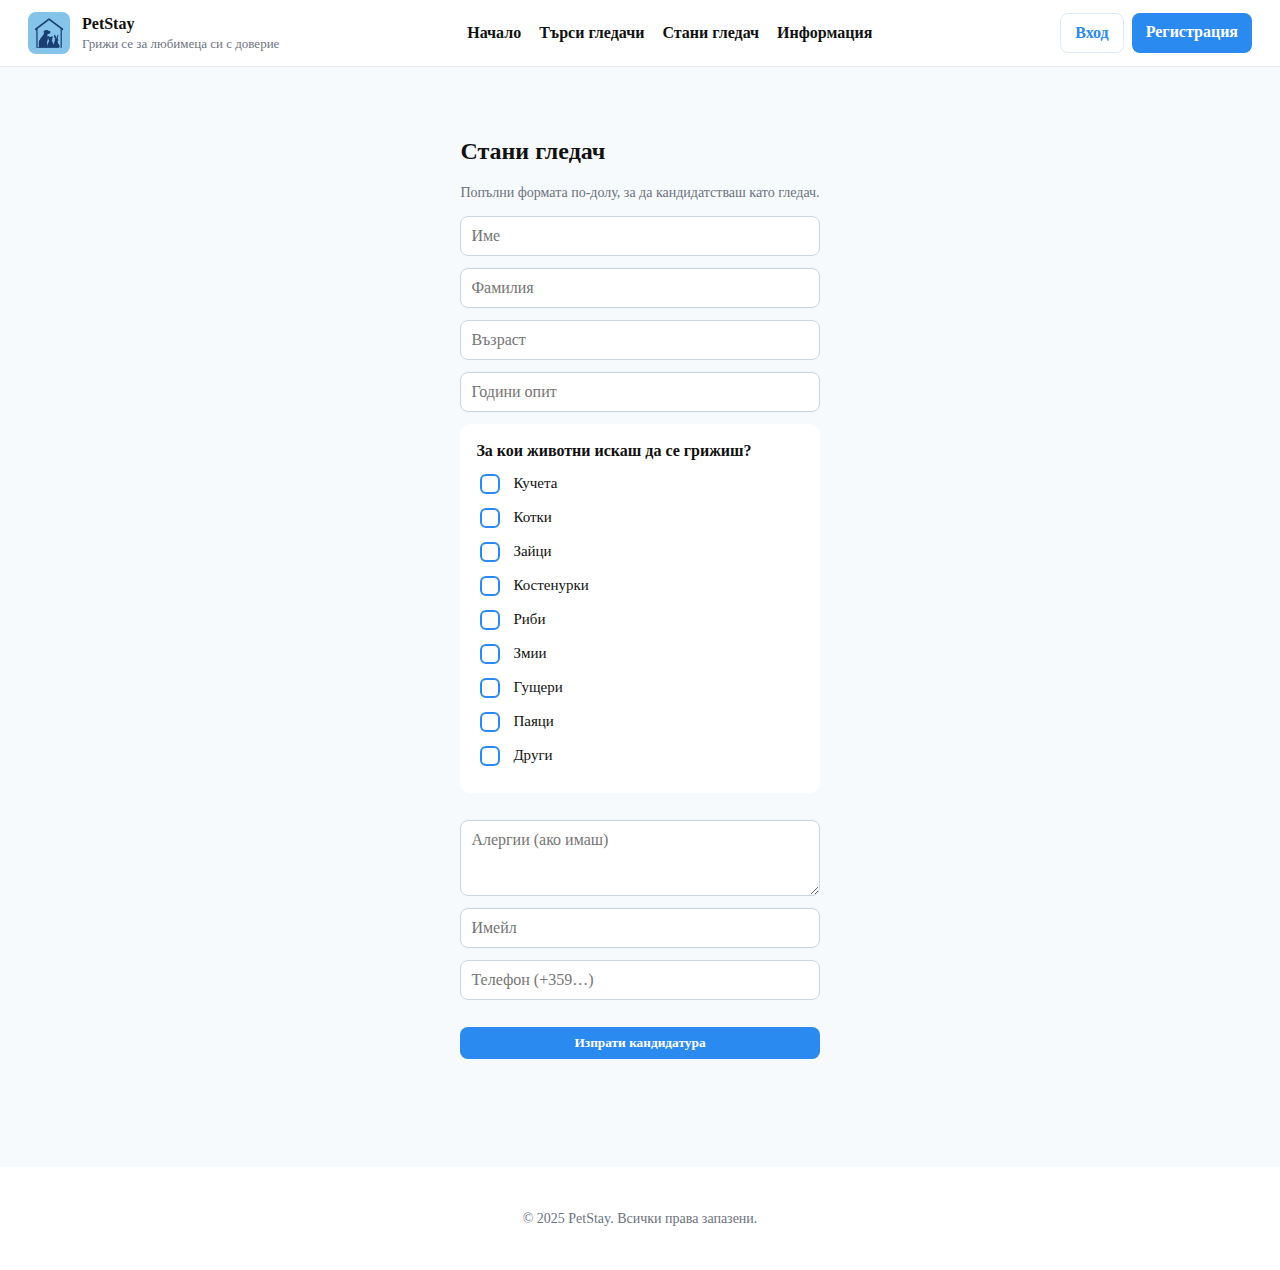
<file: becomeSitter.html>
<!DOCTYPE html>
<html lang="bg">
<head>
  <meta charset="UTF-8">
  <meta name="viewport" content="width=device-width, initial-scale=1.0">
  <title>Стани гледач — PetStay</title>
  <link rel="preconnect" href="https://fonts.googleapis.com">
  <link rel="preconnect" href="https://fonts.gstatic.com" crossorigin>
  <link href="https://fonts.googleapis.com/css2?family=Inter:wght@300;400;600;700&display=swap" rel="stylesheet">
  <link rel="stylesheet" href="style.css">
</head>
<body>

<header>
  <div class="topbar">
    
    <!-- Лого + Текст -->
    <div class="brand">
      <div class="logo">
        <img src="logo PetStay.png" alt="PetStay Logo" style="width:100%; height:100%; object-fit:contain; border-radius:8px;">
      </div>
      <div>
        <div style="font-weight:700">PetStay</div>
        <div class="muted" style="font-size:13px">Грижи се за любимеца си с доверие</div>
      </div>
    </div>

    <nav class="center-nav">
      <ul>
        <li><a href="index.html">Начало</a></li>
        <li><a href="findSitter.html">Търси гледачи</a></li>
        <li><a href="becomeSitter.html">Стани гледач</a></li>
        <li><a href="information.html">Информация</a></li>
      </ul>
    </nav>

    <div class="cta">
      <a href="login.html" class="btn secondary">Вход</a>
      <a href="registration.html" class="btn">Регистрация</a>
    </div>
  </div>
</header>

<main class="container">
  <section class="section">
    <h2>Стани гледач</h2>
    <p class="muted">Попълни формата по-долу, за да кандидатстваш като гледач.</p>

    <form action="#" method="post" class="sitter-form">
      <input type="text" name="first_name" placeholder="Име" required class="rounded-input">
      <input type="text" name="last_name" placeholder="Фамилия" required class="rounded-input">
      <input type="number" name="age" placeholder="Възраст" min="18" required class="rounded-input">
      <input type="number" name="experience" placeholder="Години опит" min="0" required class="rounded-input">

      <div class="checkbox-group">
        <div style="font-weight:600;margin-bottom:8px;">За кои животни искаш да се грижиш?</div>

        <label class="checkbox-wrapper">
          <input type="checkbox" name="animals" value="dogs"> Кучета
        </label>
        <label class="checkbox-wrapper">
          <input type="checkbox" name="animals" value="cats"> Котки
        </label>
        <label class="checkbox-wrapper">
          <input type="checkbox" name="animals" value="rabbits"> Зайци
        </label>
        <label class="checkbox-wrapper">
          <input type="checkbox" name="animals" value="turtles"> Костенурки
        </label>
        <label class="checkbox-wrapper">
          <input type="checkbox" name="animals" value="fish"> Риби
        </label>
        <label class="checkbox-wrapper">
          <input type="checkbox" name="animals" value="reptiles"> Змии
        </label>
        <label class="checkbox-wrapper">
          <input type="checkbox" name="animals" value="reptiles"> Гущери
        </label>
        <label class="checkbox-wrapper">
          <input type="checkbox" name="animals" value="fish"> Паяци
        </label>
        <label class="checkbox-wrapper">
          <input type="checkbox" name="animals" value="other"> Други
        </label>
      </div>

      <textarea name="allergies" placeholder="Алергии (ако имаш)" rows="3" class="rounded-input"></textarea>

      <input type="email" name="email" placeholder="Имейл" required class="rounded-input">
      <input type="tel"
             name="phone"
             placeholder="Телефон (+359…)"
             pattern="^\+359[0-9]{8,9}$"
             title="Телефонът трябва да започва с +359 и да съдържа 8–9 цифри след това."
             required
             class="rounded-input">

      <button type="submit" class="btn" style="margin-top:15px;">Изпрати кандидатура</button>
    </form>
  </section>
</main>

<footer>
  <p>&copy; 2025 PetStay. Всички права запазени.</p>
</footer>

</body>
</html>
</file>
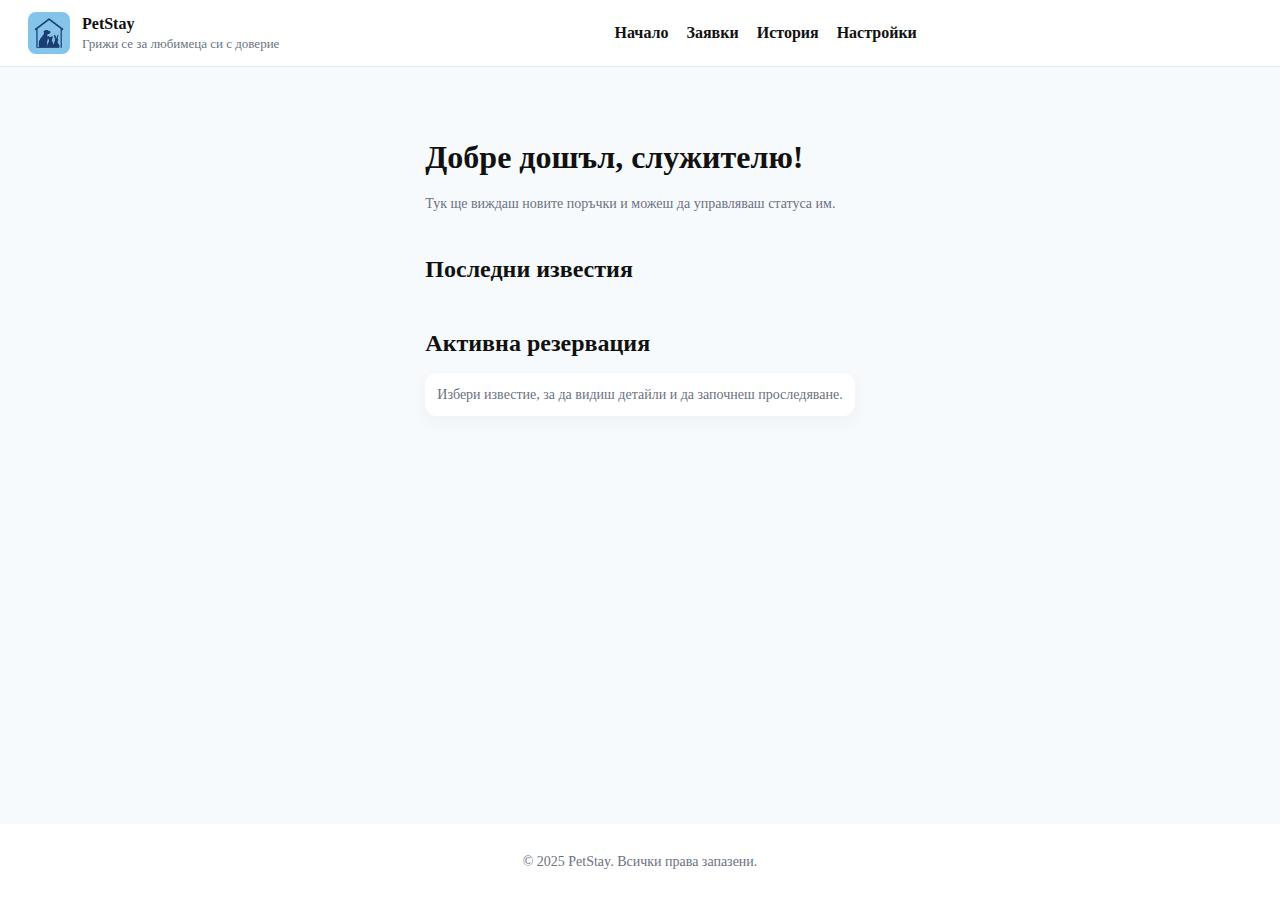
<file: employeeHome.html>
<!doctype html>
<html lang="bg">
<head>
  <meta charset="utf-8" />
  <meta name="viewport" content="width=device-width,initial-scale=1" />
  <title>PetStay — Профил (Служител)</title>
  <link rel="stylesheet" href="style.css">
</head>
<body>
<header>
  <div class="topbar">
    <div class="brand">
      <div class="logo"><img src="logo PetStay.png" alt="logo" style="width:100%;height:100%;object-fit:contain;border-radius:8px"></div>
      <div><div style="font-weight:700">PetStay</div><div class="muted" style="font-size:13px">Грижи се за любимеца си с доверие</div></div>
    </div>

    <nav class="center-nav">
      <ul>
        <li><a href="employeeHome.html">Начало</a></li>
        <li><a href="employeeProfile.html">Заявки</a></li>
        <li><a href="employeeProfile.html#history">История</a></li>
        <li><a href="employeeProfile.html#settings">Настройки</a></li>
      </ul>
    </nav>

    <div class="cta" id="navRole"></div>
  </div>
</header>

<main class="container">
  <section class="section">
    <h1>Добре дошъл, служителю!</h1>
    <p class="muted">Тук ще виждаш новите поръчки и можеш да управляваш статуса им.</p>
  </section>

  <section class="section">
    <h2>Последни известия</h2>
    <div id="employeeNotifications"></div>
  </section>

  <section class="section" id="activeReservation">
    <h2>Активна резервация</h2>
    <div class="card muted" style="padding:12px">Избери известие, за да видиш детайли и да започнеш проследяване.</div>
  </section>
</main>

<footer>© 2025 PetStay. Всички права запазени.</footer>

<script src="new.js"></script>
<script>
  // set role if not set
  if(!localStorage.getItem('petstay_role')){
    localStorage.setItem('petstay_role','employee');
  }
  initNavRoleButtons();
  initEmployeeProfilePage();

  // if opened with reservationId param, show quick details
  const qp = new URLSearchParams(window.location.search);
  const resId = qp.get('reservationId');
  if(resId){
    // open tracking page or show details
    const reservations = JSON.parse(localStorage.getItem('petstay_reservations') || '[]');
    const r = reservations.find(x => String(x.id) === String(resId));
    if(r){
      document.getElementById('activeReservation').innerHTML = `
        <div class="card" style="padding:12px">
          <div style="display:flex;justify-content:space-between;align-items:center">
            <div>
              <div style="font-weight:700">Резервация: ${r.date} — ${r.serviceType}</div>
              <div class="muted">Клиент: ${r.userEmail}</div>
            </div>
            <div style="display:flex;flex-direction:column;gap:8px">
              <a class="btn" href="tracking.html?reservationId=${r.id}">Започни проследяване</a>
              <button class="btn secondary" onclick="document.location.reload()">Маркирай завършено</button>
            </div>
          </div>
        </div>
      `;
    }
  }
</script>
</body>
</html>
</file>
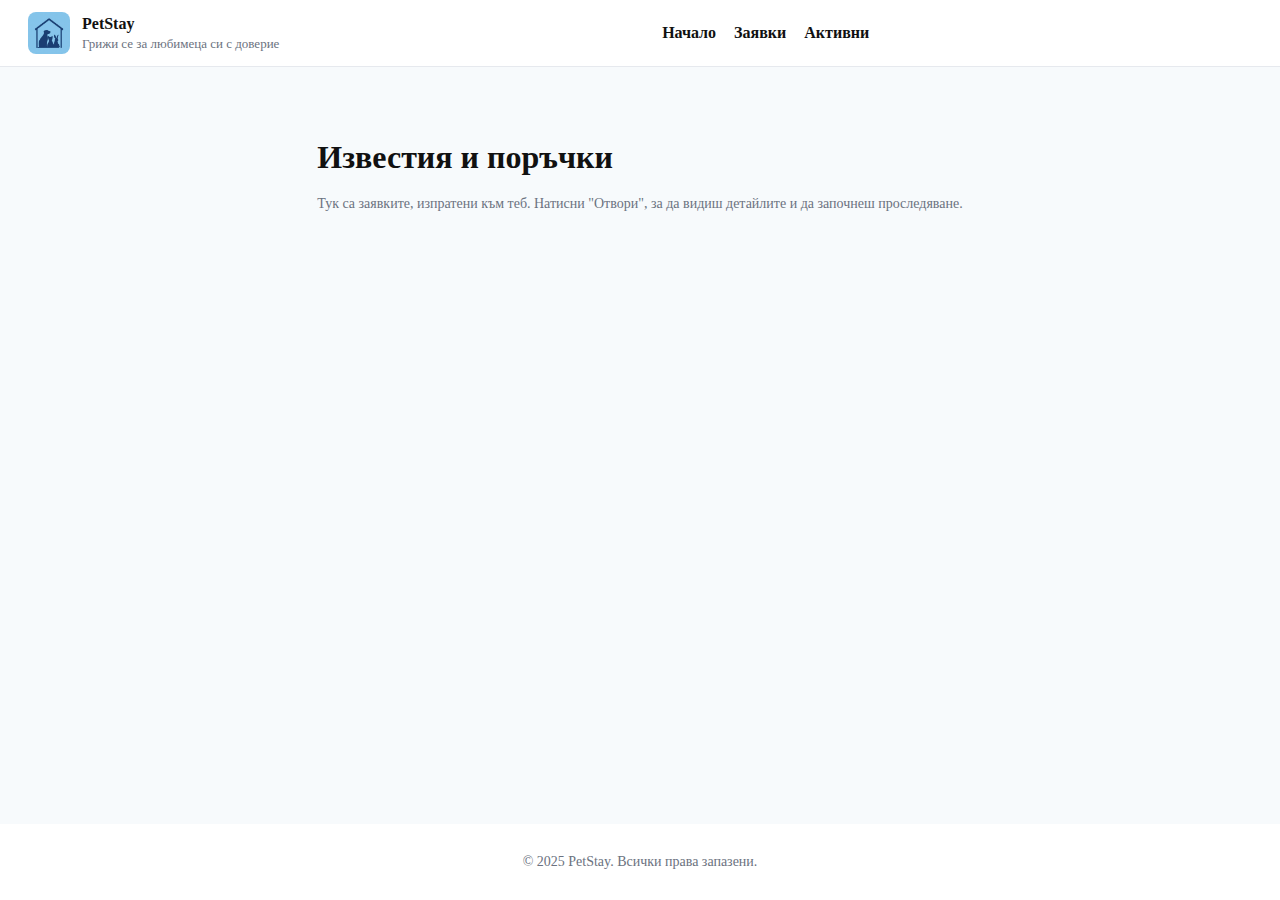
<file: employeeProfile.html>
<!doctype html>
<html lang="bg">
<head>
  <meta charset="utf-8" />
  <meta name="viewport" content="width=device-width,initial-scale=1" />
  <title>Заявки — PetStay (Служител)</title>
  <link rel="stylesheet" href="style.css">
</head>
<body>
<header>
  <div class="topbar">
    <div class="brand">
      <div class="logo"><img src="logo PetStay.png" alt="logo" style="width:100%;height:100%;object-fit:contain;border-radius:8px"></div>
      <div><div style="font-weight:700">PetStay</div><div class="muted" style="font-size:13px">Грижи се за любимеца си с доверие</div></div>
    </div>

    <nav class="center-nav">
      <ul>
        <li><a href="employeeHome.html">Начало</a></li>
        <li><a href="employeeProfile.html">Заявки</a></li>
        <li><a href="employeeHome.html#activeReservation">Активни</a></li>
      </ul>
    </nav>

    <div class="cta" id="navRole"></div>
  </div>
</header>

<main class="container">
  <section class="section">
    <h1>Известия и поръчки</h1>
    <p class="muted">Тук са заявките, изпратени към теб. Натисни "Отвори", за да видиш детайлите и да започнеш проследяване.</p>
  </section>

  <section>
    <div id="employeeNotifications"></div>
  </section>
</main>

<footer>© 2025 PetStay. Всички права запазени.</footer>

<script src="new.js"></script>
<script>
  // ensure role
  if(!localStorage.getItem('petstay_role')){
    localStorage.setItem('petstay_role','employee');
  }
  initNavRoleButtons();
  initEmployeeProfilePage();
</script>
</body>
</html>
</file>
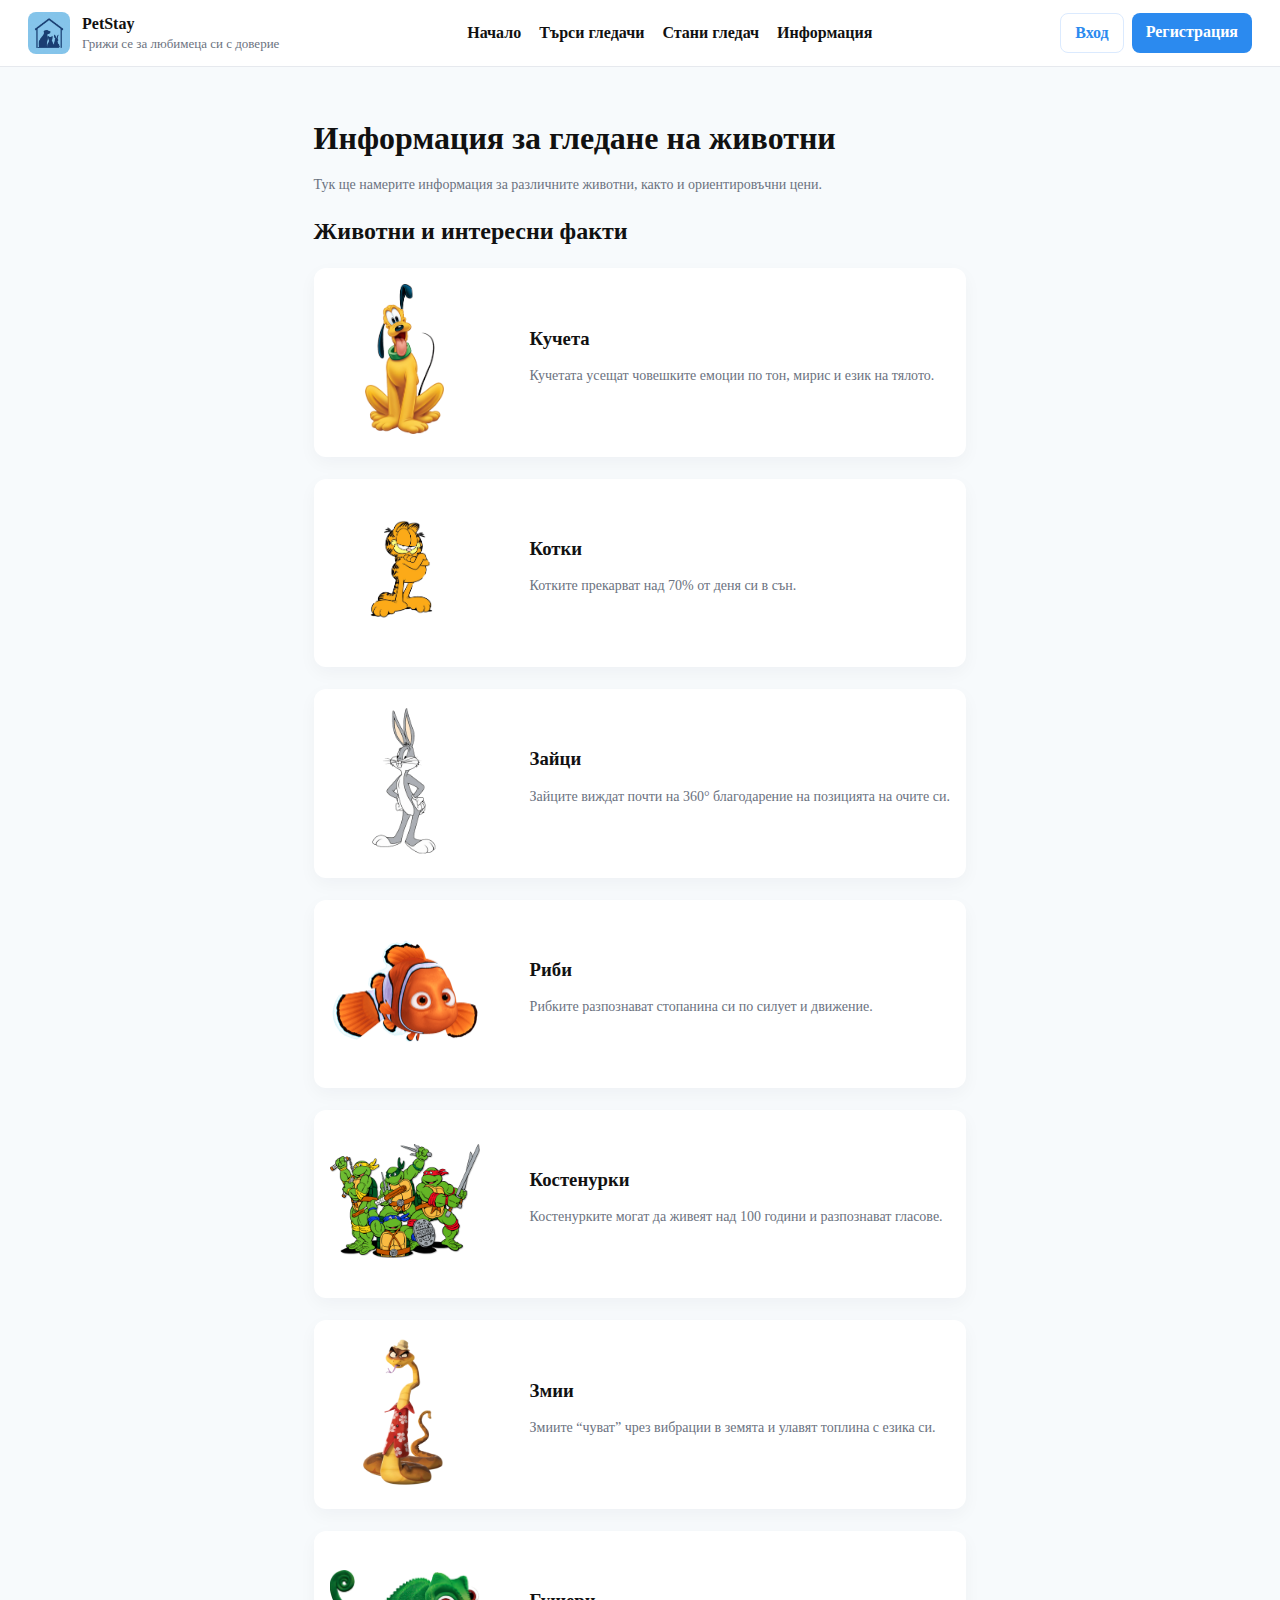
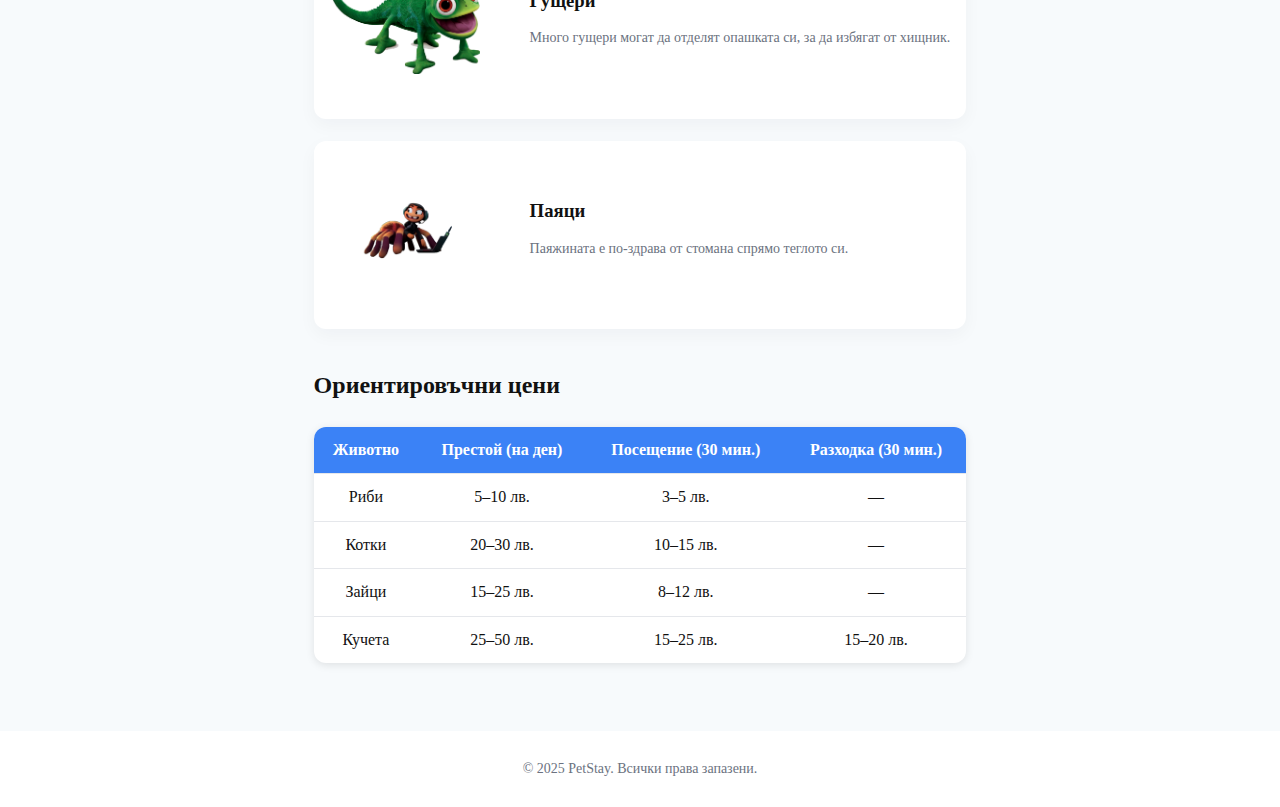
<file: information.html>
<!doctype html>
<html lang="bg">
<head>
<meta charset="utf-8">
<meta name="viewport" content="width=device-width,initial-scale=1">
<title>Информация — PetStay</title>
<link rel="stylesheet" href="style.css">
</head>

<body>

<header>
  <div class="topbar">
    
    <!-- Лого + Текст -->
    <div class="brand">
      <div class="logo">
        <img src="logo PetStay.png" alt="PetStay Logo" style="width:100%; height:100%; object-fit:contain; border-radius:8px;">
      </div>
      <div>
        <div style="font-weight:700">PetStay</div>
        <div class="muted" style="font-size:13px">Грижи се за любимеца си с доверие</div>
      </div>
    </div>

    <nav class="center-nav">
      <ul>
        <li><a href="index.html">Начало</a></li>
        <li><a href="findSitter.html">Търси гледачи</a></li>
        <li><a href="becomeSitter.html">Стани гледач</a></li>
        <li><a href="information.html">Информация</a></li>
      </ul>
    </nav>

    <div class="cta">
      <a href="login.html" class="btn secondary">Вход</a>
      <a href="registration.html" class="btn">Регистрация</a>
    </div>

  </div>
</header>

<main class="container">
  
  <h1>Информация за гледане на животни</h1>
  <p class="muted">Тук ще намерите информация за различните животни, както и ориентировъчни цени.</p>

  <!-- ★★★ НОВИ ВЕРТИКАЛНИ КАРТИ ★★★ -->
  <h2>Животни и интересни факти</h2>

<div style="display:flex; flex-direction:column; gap:22px; margin-top:20px;">

  <!-- КУЧЕТА -->
  <div class="card" style="display:flex; gap:18px; align-items:center; padding:0;">
    <div style="padding:16px;">
      <img src="Pluto.PNG.png"
           style="width:150px; height:150px; object-fit:contain; transition:0.3s; cursor:pointer;"
           onmouseover="this.style.transform='scale(1.08)'"
           onmouseout="this.style.transform='scale(1)'">
    </div>
    <div style="padding:16px;">
      <h3 style="margin:0 0 6px;">Кучета</h3>
      <p class="muted">Кучетата усещат човешките емоции по тон, мирис и език на тялото.</p>
    </div>
  </div>

  <!-- КОТКИ -->
  <div class="card" style="display:flex; gap:18px; align-items:center; padding:0;">
    <div style="padding:16px;">
      <img src="112708-garfield-cartoon-free-download-png-hd.png"
           style="width:150px; height:150px; object-fit:contain; transition:0.3s; cursor:pointer;"
           onmouseover="this.style.transform='scale(1.08)'"
           onmouseout="this.style.transform='scale(1)'">
    </div>
    <div style="padding:16px;">
      <h3 style="margin:0 0 6px;">Котки</h3>
      <p class="muted">Котките прекарват над 70% от деня си в сън.</p>
    </div>
  </div>

  <!-- ЗАЙЦИ -->
  <div class="card" style="display:flex; gap:18px; align-items:center; padding:0;">
    <div style="padding:16px;">
      <img src="bugs-bunny-chuck-jones.png"
           style="width:150px; height:150px; object-fit:contain; transition:0.3s; cursor:pointer;"
           onmouseover="this.style.transform='scale(1.08)'"
           onmouseout="this.style.transform='scale(1)'">
    </div>
    <div style="padding:16px;">
      <h3 style="margin:0 0 6px;">Зайци</h3>
      <p class="muted">Зайците виждат почти на 360° благодарение на позицията на очите си.</p>
    </div>
  </div>

  <!-- РИБИ -->
  <div class="card" style="display:flex; gap:18px; align-items:center; padding:0;">
    <div style="padding:16px;">
      <img src="300px-Nemo_FD_render.png"
           style="width:150px; height:150px; object-fit:contain; transition:0.3s; cursor:pointer;"
           onmouseover="this.style.transform='scale(1.08)'"
           onmouseout="this.style.transform='scale(1)'">
    </div>
    <div style="padding:16px;">
      <h3 style="margin:0 0 6px;">Риби</h3>
      <p class="muted">Рибките разпознават стопанина си по силует и движение.</p>
    </div>
  </div>

  <!-- КОСТЕНУРКИ -->
  <div class="card" style="display:flex; gap:18px; align-items:center; padding:0;">
    <div style="padding:16px;">
      <img src="ninja_turtles_PNG19.png"
           style="width:150px; height:150px; object-fit:contain; transition:0.3s; cursor:pointer;"
           onmouseover="this.style.transform='scale(1.08)'"
           onmouseout="this.style.transform='scale(1)'">
    </div>
    <div style="padding:16px;">
      <h3 style="margin:0 0 6px;">Костенурки</h3>
      <p class="muted">Костенурките могат да живеят над 100 години и разпознават гласове.</p>
    </div>
  </div>

  <!-- ЗМИИ -->
  <div class="card" style="display:flex; gap:18px; align-items:center; padding:0;">
    <div style="padding:16px;">
      <img src="Snake.png"
           style="width:150px; height:150px; object-fit:contain; transition:0.3s; cursor:pointer;"
           onmouseover="this.style.transform='scale(1.08)'"
           onmouseout="this.style.transform='scale(1)'">
    </div>
    <div style="padding:16px;">
      <h3 style="margin:0 0 6px;">Змии</h3>
      <p class="muted">Змиите “чуват” чрез вибрации в земята и улавят топлина с езика си.</p>
    </div>
  </div>

  <!-- ГУЩЕРИ -->
  <div class="card" style="display:flex; gap:18px; align-items:center; padding:0;">
    <div style="padding:16px;">
      <img src="Pascal.png"
           style="width:150px; height:150px; object-fit:contain; transition:0.3s; cursor:pointer;"
           onmouseover="this.style.transform='scale(1.08)'"
           onmouseout="this.style.transform='scale(1)'">
    </div>
    <div style="padding:16px;">
      <h3 style="margin:0 0 6px;">Гущери</h3>
      <p class="muted">Много гущери могат да отделят опашката си, за да избягат от хищник.</p>
    </div>
  </div>

  <!-- ПАЯЦИ -->
  <div class="card" style="display:flex; gap:18px; align-items:center; padding:0;">
    <div style="padding:16px;">
      <img src="Spider.png"
           style="width:150px; height:150px; object-fit:contain; transition:0.3s; cursor:pointer;"
           onmouseover="this.style.transform='scale(1.08)'"
           onmouseout="this.style.transform='scale(1)'">
    </div>
    <div style="padding:16px;">
      <h3 style="margin:0 0 6px;">Паяци</h3>
      <p class="muted">Паяжината е по-здрава от стомана спрямо теглото си.</p>
    </div>
  </div>

</div>


  <!-- ★★★ ТАБЛИЦАТА — НЕПРОМЕНЕНА ★★★ -->
  <h2 style="margin-top:40px;">Ориентировъчни цени</h2>

  <table class="price-table">
    <thead>
      <tr>
        <th>Животно</th>
        <th>Престой (на ден)</th>
        <th>Посещение (30 мин.)</th>
        <th>Разходка (30 мин.)</th>
      </tr>
    </thead>
    <tbody>
      <tr><td>Риби</td><td>5–10 лв.</td><td>3–5 лв.</td><td>—</td></tr>
      <tr><td>Котки</td><td>20–30 лв.</td><td>10–15 лв.</td><td>—</td></tr>
      <tr><td>Зайци</td><td>15–25 лв.</td><td>8–12 лв.</td><td>—</td></tr>
      <tr><td>Кучета</td><td>25–50 лв.</td><td>15–25 лв.</td><td>15–20 лв.</td></tr>
    </tbody>
  </table>

</main>

<footer>
  © 2025 PetStay. Всички права запазени.
</footer>

</body>
</html>
</file>
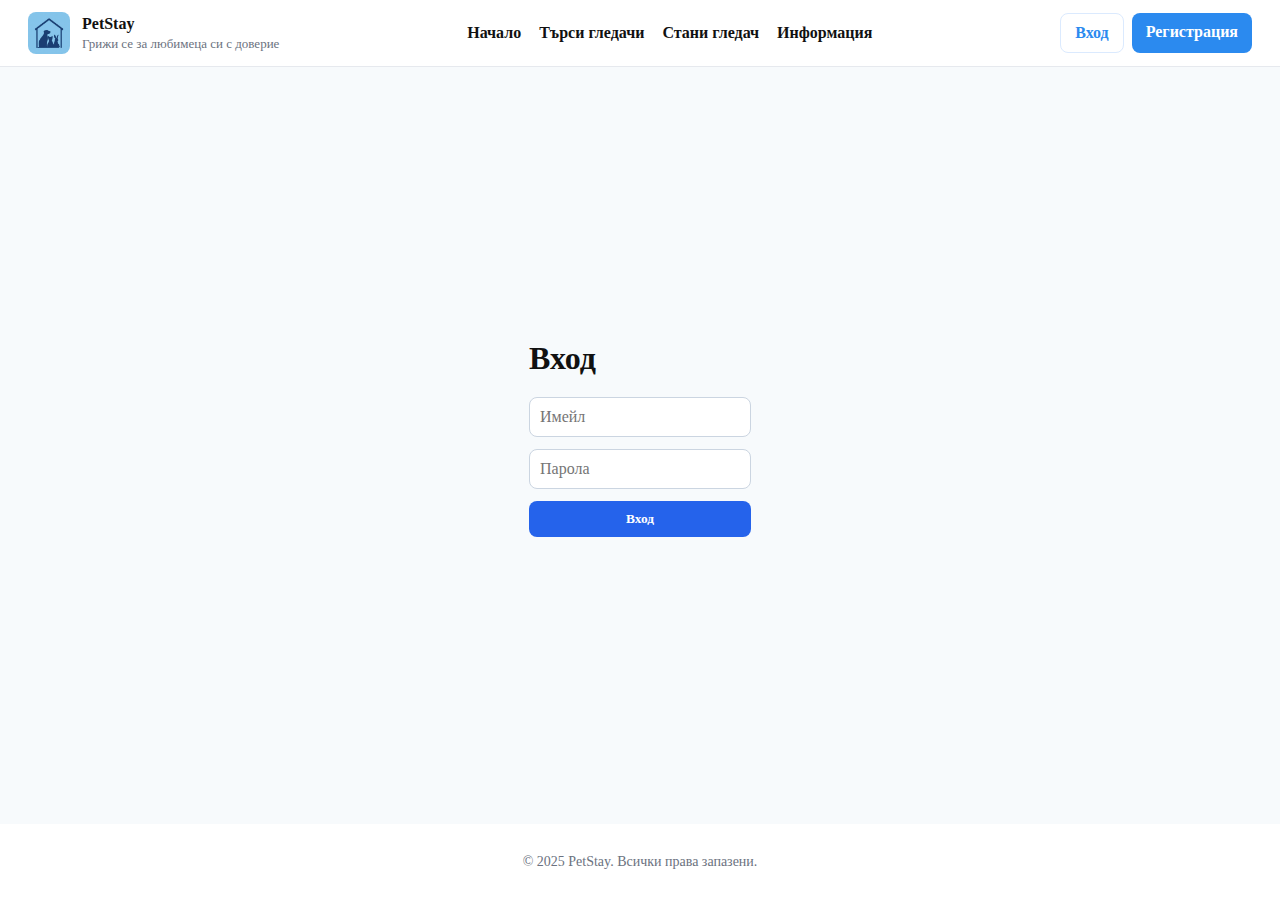
<file: login.html>
<!doctype html>
<html lang="bg">
<head>
  <meta charset="utf-8">
  <meta name="viewport" content="width=device-width,initial-scale=1">
  <title>Вход — PetStay</title>

  <link rel="preconnect" href="https://fonts.googleapis.com">
  <link rel="preconnect" href="https://fonts.gstatic.com" crossorigin>
  <link href="https://fonts.googleapis.com/css2?family=Inter:wght@300;400;600;700&display=swap" rel="stylesheet">

  <link rel="stylesheet" href="style.css">
</head>

<body>
  <!-- ---------- HEADER ---------- -->
  <header>
    <div class="topbar">
    
    <!-- Лого + Текст -->
    <div class="brand">
      <div class="logo">
        <img src="logo PetStay.png" alt="PetStay Logo" style="width:100%; height:100%; object-fit:contain; border-radius:8px;">
      </div>
      <div>
        <div style="font-weight:700">PetStay</div>
        <div class="muted" style="font-size:13px">Грижи се за любимеца си с доверие</div>
      </div>
    </div>

      <nav class="center-nav">
        <ul>
          <li><a href="index.html">Начало</a></li>
          <li><a href="findSitter.html">Търси гледачи</a></li>
          <li><a href="becomeSitter.html">Стани гледач</a></li>
          <li><a href="information.html">Информация</a></li>
        </ul>
      </nav>

      <div class="cta">
        <a href="login.html" class="btn secondary">Вход</a>
        <a href="registration.html" class="btn">Регистрация</a>
      </div>
    </div>
  </header>

  <!-- ---------- MAIN ---------- -->
  <main class="container" style="flex:1; display:flex; flex-direction:column; justify-content:center;">
    <h1 style="margin-bottom:16px;">Вход</h1>

    <form style="display:flex;flex-direction:column;gap:12px; max-width:400px;">
      <input type="email" placeholder="Имейл" required class="rounded-input">
      <input type="password" placeholder="Парола" required class="rounded-input">

      <button type="submit" style="
        background:#2563eb;
        color:white;
        padding:10px;
        border:none;
        border-radius:8px;
        font-weight:600;
        cursor:pointer;">Вход</button>
    </form>
  </main>

  <!-- ---------- FOOTER ---------- -->
  <footer>
    © 2025 PetStay. Всички права запазени.
  </footer>
</body>
</html>
</file>
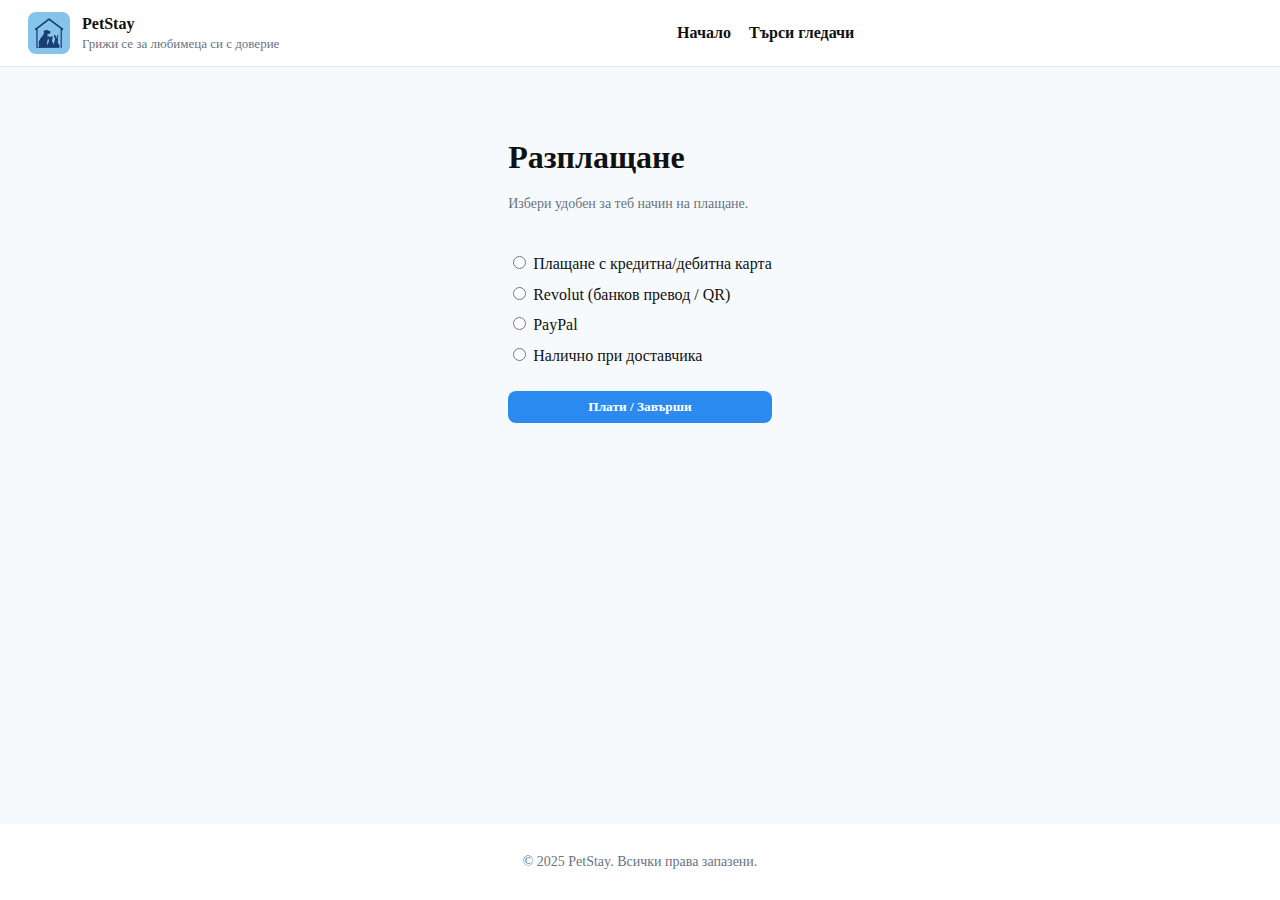
<file: payment.html>
<!doctype html>
<html lang="bg">
<head>
  <meta charset="utf-8" />
  <meta name="viewport" content="width=device-width,initial-scale=1" />
  <title>Плащане — PetStay</title>
  <link rel="stylesheet" href="style.css">
</head>
<body>
<header>
  <div class="topbar">
    <div class="brand">
      <div class="logo"><img src="logo PetStay.png" alt="logo" style="width:100%;height:100%;object-fit:contain;border-radius:8px"></div>
      <div><div style="font-weight:700">PetStay</div><div class="muted" style="font-size:13px">Грижи се за любимеца си с доверие</div></div>
    </div>

    <nav class="center-nav">
      <ul>
        <li><a href="index.html">Начало</a></li>
        <li><a href="findSitter.html">Търси гледачи</a></li>
      </ul>
    </nav>

    <div class="cta" id="navRole"></div>
  </div>
</header>

<main class="container">
  <section class="section">
    <h1>Разплащане</h1>
    <p class="muted">Избери удобен за теб начин на плащане.</p>
  </section>

  <section class="section" style="max-width:700px;">
    <div id="paymentSummary"></div>

    <form id="payForm" class="sitter-form" style="margin-top:12px;">
      <div style="display:flex;flex-direction:column;gap:8px">
        <label><input type="radio" name="payMethod" value="card"> Плащане с кредитна/дебитна карта</label>
        <label><input type="radio" name="payMethod" value="revolut"> Revolut (банков превод / QR)</label>
        <label><input type="radio" name="payMethod" value="paypal"> PayPal</label>
        <label><input type="radio" name="payMethod" value="cash"> Налично при доставчика</label>
      </div>

      <button type="submit" class="btn" style="margin-top:12px">Плати / Завърши</button>
    </form>
  </section>
</main>

<footer>© 2025 PetStay. Всички права запазени.</footer>

<script src="new.js"></script>
<script>
  initNavRoleButtons();
  initPaymentPage();
</script>
</body>
</html>
</file>
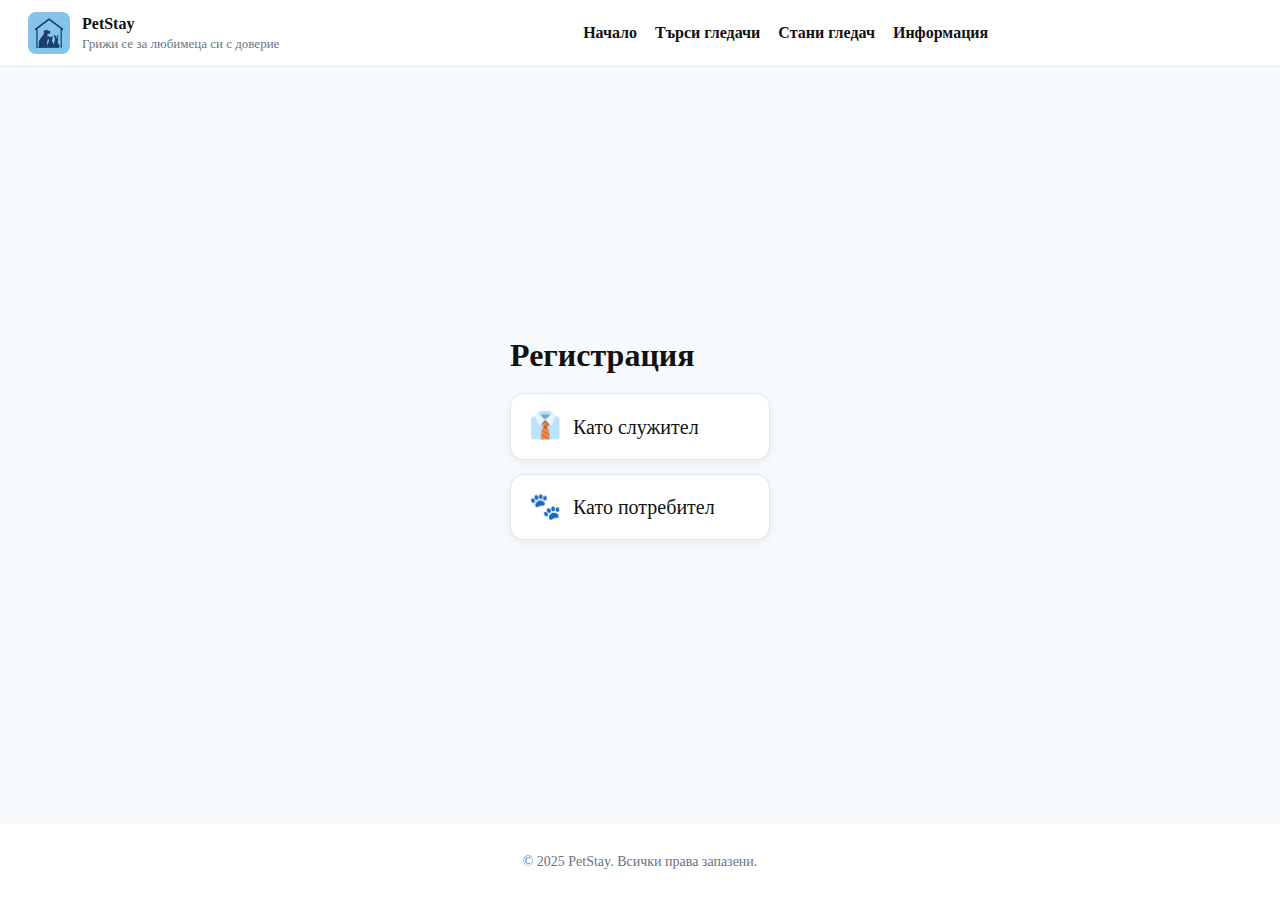
<file: registration.html>
<!doctype html>
<html lang="bg">
<head>
  <meta charset="utf-8">
  <meta name="viewport" content="width=device-width,initial-scale=1">
  <title>Регистрация — PetStay</title>
  <link rel="stylesheet" href="style.css">
</head>
<body>

<!-- HEADER / ТОП ЛЕНТА -->
<header>
  <div class="topbar">
    
    <!-- Лого + Текст -->
    <div class="brand">
      <div class="logo">
        <img src="logo PetStay.png" alt="PetStay Logo" style="width:100%; height:100%; object-fit:contain; border-radius:8px;">
      </div>
      <div>
        <div style="font-weight:700">PetStay</div>
        <div class="muted" style="font-size:13px">Грижи се за любимеца си с доверие</div>
      </div>
    </div>

    <nav class="center-nav">
      <ul>
        <li><a href="index.html">Начало</a></li>
        <li><a href="findSitter.html">Търси гледачи</a></li>
        <li><a href="becomeSitter.html">Стани гледач</a></li>
        <li><a href="information.html">Информация</a></li>
      </ul>
    </nav>
  </div>
</header>

<!-- MAIN CONTENT -->
<main class="container" style="flex:1; display:flex; flex-direction:column; justify-content:center; align-items:flex-start; padding:20px;">
  <h1 style="margin-bottom:16px;">Регистрация</h1>

  <!-- ROLE SELECT -->
  <div class="role-select">
    <label class="role-option" data-role="employee">
      <span class="emoji-icon">👔</span>
      <span>Като служител</span>
    </label>

    <label class="role-option" data-role="user">
      <span class="emoji-icon">🐾</span>
      <span>Като потребител</span>
    </label>
  </div>
</main>

<!-- POPUP форма за потребител -->
<div id="userPopup" style="display:none; position:fixed; top:0; left:0; width:100%; height:100%; background:rgba(0,0,0,0.5); justify-content:center; align-items:center;">
  <div style="background:white; padding:24px; border-radius:12px; width:400px; max-width:90%; position:relative;">
    <button id="closePopup" style="position:absolute; top:12px; right:12px; border:none; background:none; font-size:18px; cursor:pointer;">✖</button>
    <h2>Регистрация като потребител</h2>
    <form id="userForm" style="display:flex; flex-direction:column; gap:12px;">
      <input type="text" name="name" placeholder="Име" required class="rounded-input">
      <input type="email" name="email" placeholder="Имейл" required class="rounded-input">
      <input type="tel" name="phone" placeholder="Телефон (+359…)" pattern="^\+359[0-9]{8,9}$" title="Телефонът трябва да започва с +359 и да съдържа 8–9 цифри след това." required class="rounded-input">

      <div class="checkbox-group">
        <div style="font-weight:600;margin-bottom:8px;">Животни, които имате</div>
        <label class="checkbox-wrapper"><input type="checkbox" name="animals" value="dogs"> Кучета</label>
        <label class="checkbox-wrapper"><input type="checkbox" name="animals" value="cats"> Котки</label>
        <label class="checkbox-wrapper"><input type="checkbox" name="animals" value="rabbits"> Зайци</label>
        <label class="checkbox-wrapper"><input type="checkbox" name="animals" value="turtles"> Костенурки</label>
        <label class="checkbox-wrapper"><input type="checkbox" name="animals" value="fish"> Риби</label>
        <label class="checkbox-wrapper"><input type="checkbox" name="animals" value="reptiles"> Змии </label>
        <label class="checkbox-wrapper"><input type="checkbox" name="animals" value="reptiles"> Гущери </label>
        <label class="checkbox-wrapper"><input type="checkbox" name="animals" value="fish"> Паяци </label>
        <label class="checkbox-wrapper"><input type="checkbox" name="animals" value="other"> Други</label>
      </div>

      <button type="submit" class="btn">Регистрация</button>
    </form>
  </div>
</div>

<!-- FOOTER -->
<footer>
  &copy; 2025 PetStay. Всички права запазени.
</footer>

<script>
  // Директно действие при избор на роля
  document.querySelectorAll('.role-option').forEach(option => {
    option.addEventListener('click', () => {
      const role = option.dataset.role;
      if(role === 'employee'){
        window.location.href = 'becomeSitter.html';
      } else {
        document.getElementById('userPopup').style.display = 'flex';
      }
    });
  });

  // Затваряне на popup
  document.getElementById('closePopup').addEventListener('click', () => {
    document.getElementById('userPopup').style.display = 'none';
  });

  // Изпращане на форма
  document.getElementById('userForm').addEventListener('submit', e => {
    e.preventDefault();
    const name = e.target.name.value.trim();
    const email = e.target.email.value.trim();
    const phone = e.target.phone.value.trim();
    const animals = Array.from(e.target.animals).filter(a => a.checked).map(a => a.value);

    if(!name || !email || !phone || animals.length === 0){
      alert('Моля, попълнете всички полета.');
      return;
    }

    alert(`Регистрацията е успешна!\nИме: ${name}\nИмейл: ${email}\nЖивотни: ${animals.join(', ')}\nТелефон: ${phone}`);
    e.target.reset();
    document.getElementById('userPopup').style.display = 'none';
  });
</script>

</body>
</html>
</file>
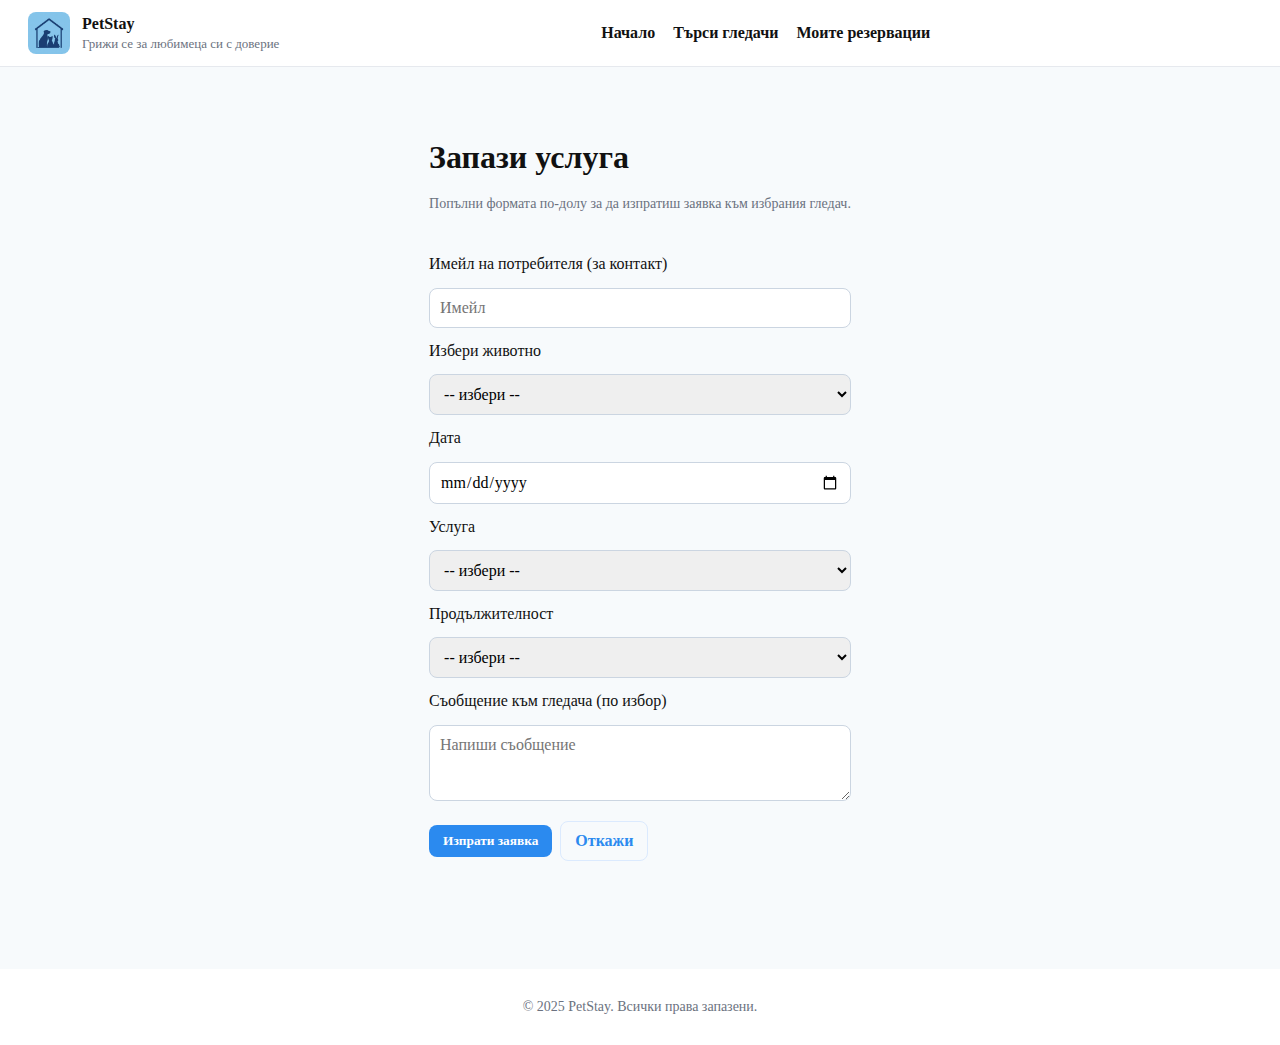
<file: reservation.html>
<!doctype html>
<html lang="bg">
<head>
  <meta charset="utf-8">
  <meta name="viewport" content="width=device-width,initial-scale=1">
  <title>Резервация — PetStay</title>
  <link rel="stylesheet" href="style.css">
</head>
<body>
<header>
  <div class="topbar">
    <div class="brand">
      <div class="logo"><img src="logo PetStay.png" alt="logo" style="width:100%;height:100%;object-fit:contain;border-radius:8px"></div>
      <div><div style="font-weight:700">PetStay</div><div class="muted" style="font-size:13px">Грижи се за любимеца си с доверие</div></div>
    </div>

    <nav class="center-nav">
      <ul>
        <li><a href="index.html">Начало</a></li>
        <li><a href="findSitter.html">Търси гледачи</a></li>
        <li><a href="userHome.html">Моите резервации</a></li>
      </ul>
    </nav>

    <div class="cta" id="navRole"></div>
  </div>
</header>

<main class="container">
  <section class="section">
    <h1>Запази услуга</h1>
    <p class="muted">Попълни формата по-долу за да изпратиш заявка към избрания гледач.</p>
  </section>

  <section class="section">
    <div id="reservationSitterInfo"></div>

    <form id="reservationForm" class="sitter-form" style="max-width:600px;margin-top:14px;">
      <label>Имейл на потребителя (за контакт)</label>
      <input id="resUserEmail" type="email" placeholder="Имейл" class="rounded-input" required>

      <label>Избери животно</label>
      <select id="resAnimal" class="rounded-input" required>
        <option value="">-- избери --</option>
        <option value="dog">Куче</option>
        <option value="cat">Котка</option>
        <option value="rabbit">Заек</option>
        <option value="other">Друго</option>
      </select>

      <label>Дата</label>
      <input id="resDate" type="date" class="rounded-input" required>

      <label>Услуга</label>
      <select id="resService" class="rounded-input" required>
        <option value="">-- избери --</option>
        <option value="walking">Разходка</option>
        <option value="stay_sitter_home">Престой при гледача</option>
        <option value="stay_user_home">Престой в дома + грижа</option>
      </select>

      <label>Продължителност</label>
      <select id="resDuration" class="rounded-input" required>
        <option value="">-- избери --</option>
        <option value="1h">1 час</option>
        <option value="2h">2 часа</option>
        <option value="more">Повече</option>
      </select>

      <label>Съобщение към гледача (по избор)</label>
      <textarea id="resNote" rows="3" class="rounded-input" placeholder="Напиши съобщение"></textarea>

      <div style="display:flex;gap:8px;align-items:center;margin-top:8px">
        <button type="submit" class="btn">Изпрати заявка</button>
        <a href="findSitter.html" class="btn secondary">Откажи</a>
      </div>
    </form>
  </section>
</main>

<footer>© 2025 PetStay. Всички права запазени.</footer>

<script src="new.js"></script>
<script>
  initNavRoleButtons();
  initReservationPage();
</script>
</body>
</html>
</file>
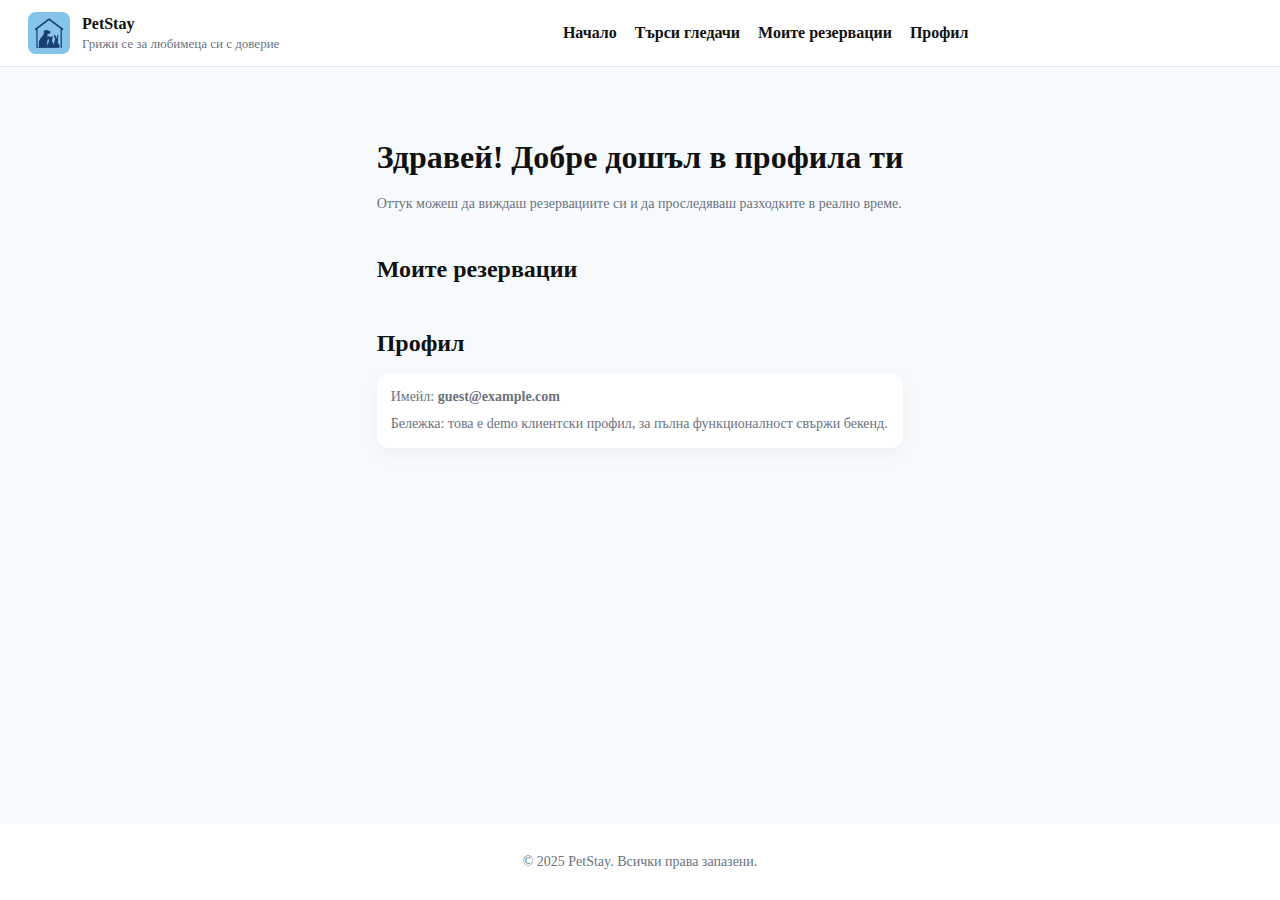
<file: userHome.html>
<!doctype html>
<html lang="bg">
<head>
  <meta charset="utf-8" />
  <meta name="viewport" content="width=device-width,initial-scale=1" />
  <title>PetStay — Профил (Потребител)</title>
  <link rel="stylesheet" href="style.css">
</head>
<body>
<header>
  <div class="topbar">
    <div class="brand">
      <div class="logo"><img src="logo PetStay.png" alt="logo" style="width:100%;height:100%;object-fit:contain;border-radius:8px"></div>
      <div><div style="font-weight:700">PetStay</div><div class="muted" style="font-size:13px">Грижи се за любимеца си с доверие</div></div>
    </div>

    <nav class="center-nav">
      <ul>
        <li><a href="userHome.html">Начало</a></li>
        <li><a href="findSitter.html">Търси гледачи</a></li>
        <li><a href="userHome.html#myReservations">Моите резервации</a></li>
        <li><a href="userHome.html#profile">Профил</a></li>
      </ul>
    </nav>

    <div class="cta" id="navRole"></div>
  </div>
</header>

<main class="container">
  <section class="section">
    <h1>Здравей! Добре дошъл в профила ти</h1>
    <p class="muted">Оттук можеш да виждаш резервациите си и да проследяваш разходките в реално време.</p>
  </section>

  <section id="myReservations" class="section">
    <h2>Моите резервации</h2>
    <div id="userReservations"></div>
  </section>

  <section id="profile" class="section">
    <h2>Профил</h2>
    <div class="card">
      <div class="muted">Имейл: <strong id="profileEmail"></strong></div>
      <div class="muted" style="margin-top:8px">Бележка: това е demo клиентски профил, за пълна функционалност свържи бекенд.</div>
    </div>
  </section>

</main>

<footer>© 2025 PetStay. Всички права запазени.</footer>

<script src="new.js"></script>
<script>
  // mark role as 'user' if not set (or keep existing)
  if(!localStorage.getItem('petstay_role')){
    localStorage.setItem('petstay_role','user');
  }
  // show email in profile
  document.getElementById('profileEmail').textContent = localStorage.getItem('petstay_user_email') || 'guest@example.com';

  // init UI parts
  initNavRoleButtons();
  initUserHome();
</script>
</body>
</html>
</file>
<file: style.css>
html, body {
    height: 100%;
}

body {
    display: flex;
    flex-direction: column;
}

/* ---------- ROOT ---------- */
:root {
  --accent:#2b8aef;
  --muted:#6b7280;
  --bg:#f7fafc;
}

/* ---------- GLOBAL ---------- */
* {
  box-sizing:border-box;
}

body {
  font-family: 'Dancing Script', cursive;
  line-height:1.4;
  margin:0;
  color:#111;
  background:var(--bg);
}

.container {
  max-width:1100px;
  margin:0 auto;
  padding:28px;
}

/* Унифициране на всички бутони */
button,
input[type=submit],
.btn {
    font-family: inherit !important;
    font-weight: 600;
    cursor: pointer;
}

/* ---------- HEADER ---------- */
header {
  background:white;
  border-bottom:1px solid #e6e9ee;
  width:100%;
}

.topbar {
  display:flex;
  align-items:center;
  justify-content:space-between;
  gap:40px;
  padding:12px 28px;
  width:100%;
}

.brand {
  display:flex;
  align-items:center;
  gap:12px;
}

.logo {
  width:42px;
  height:42px;
  border-radius:8px;
  display:flex;
  align-items:center;
  justify-content:center;
  color:white;
  font-weight:700;
}

/* Център меню */
.center-nav {
  flex:1;
  display:flex;
  justify-content:center;
}

.center-nav ul {
  display:flex;
  gap:18px;
  list-style:none;
  padding:0;
  margin:0;
}

nav a {
  color:#111;
  text-decoration:none;
  font-weight:600;
}

/* Десни бутони */
.cta {
  display:flex;
  gap:8px;
}

.btn {
  padding:8px 14px;
  border-radius:8px;
  border:0;
  background:var(--accent);
  color:white;
  font-weight:600;
  cursor:pointer;
  display:inline-block;
}

.btn.secondary {
  background:transparent;
  color:var(--accent);
  border:1px solid #dbeafe;
}

a.btn {
  color:white;
}

a {
  text-decoration:none;
}

/* ---------- HERO ---------- */
.hero {
  display:flex;
  align-items:center;
  justify-content:center;
  text-align:center;
  min-height:100vh;
  border-radius:12px;
  color:white;
  background: linear-gradient(rgba(255,255,255,0.1), rgba(0,0,0,0.2)), url('animals.jpg') center/cover no-repeat;
}

.hero-content h1,
.hero-content p {
  color:white;
  text-shadow:
    -1px -1px 0 #000,
     1px -1px 0 #000,
    -1px  1px 0 #000,
     1px  1px 0 #000;
}

.hero-content h1 {
  font-size:36px;
  line-height:1.2;
  margin:0 0 10px;
}

.hero-content p {
  font-size:18px;
  line-height:1.5;
  margin:0 0 18px;
}

/* ---------- CONTENT ---------- */
.section {
  margin:40px 0;
}

.grid {
  display:grid;
  grid-template-columns:repeat(auto-fill,minmax(220px,1fr));
  gap:18px;
}

.card {
  background:white;
  border-radius:12px;
  padding:14px;
  box-shadow:0 6px 18px rgba(15,23,42,0.04);
}

.avatar {
  width:64px;
  height:64px;
  border-radius:10px;
  object-fit:cover;
}

.muted {
  color:var(--muted);
  font-size:14px;
}

/* ---------- FOOTER ---------- */
footer {
  width:100%;
  padding:28px 0;
  color:var(--muted);
  font-size:14px;
  background:white;
  text-align:center;
  margin-top:40px;
}

/* ---------- RESPONSIVE ---------- */
@media(max-width:900px){
  .hero {
    grid-template-columns:1fr;
  }
  .container {
    padding:18px;
  }
}

/* ---------- ANIMAL SLIDER + CONTENT ---------- */
h1, h2 {
  font-weight:700;
  margin-bottom:12px;
}

.animal-slider {
  display:flex;
  overflow-x:auto;
  gap:16px;
  padding-bottom:16px;
  scroll-behavior:smooth;
  margin-top:20px;
}

.animal-slider::-webkit-scrollbar {
  display:none;
}

.animal-card {
  min-width:300px;
  background:white;
  border-radius:12px;
  box-shadow:0 2px 8px rgba(0,0,0,0.1);
  padding:12px;
  flex-shrink:0;
  text-align:center;
  transition:transform 0.3s;
}

.animal-card:hover {
  transform:translateY(-4px);
}

.animal-card img {
  width:100%;
  height:200px;
  object-fit:cover;
  border-radius:12px;
  margin-bottom:8px;
}

.price-table {
  margin-top:24px;
  border-collapse:collapse;
  width:100%;
  background:white;
  border-radius:12px;
  overflow:hidden;
  box-shadow:0 2px 8px rgba(0,0,0,0.1);
}

.price-table th, .price-table td {
  border-bottom:1px solid #e5e7eb;
  padding:12px;
  text-align:center;
}

.price-table th {
  background:#3b82f6;
  color:white;
  font-weight:600;
}

.price-table tr:last-child td {
  border-bottom:none;
}

/* ---------- CUSTOM CHECKBOX ---------- */
.checkbox-group {
  background: white;
  padding: 16px;
  border-radius: 10px;
  margin-bottom: 15px;
}

.checkbox-wrapper {
  display: flex;
  align-items: center;
  gap: 10px;
  margin-bottom: 8px;
  cursor: pointer;
  font-size: 15px;
}

.checkbox-wrapper input[type="checkbox"] {
  appearance: none;
  width: 20px;
  height: 20px;
  border: 2px solid #2b8aef;
  border-radius: 6px;
  display: flex;
  align-items: center;
  justify-content: center;
  cursor: pointer;
  transition: 0.2s;
}

.checkbox-wrapper input[type="checkbox"]:checked {
  background: #2b8aef;
  border-color: #2b8aef;
}

.checkbox-wrapper input[type="checkbox"]:checked::after {
  content: "✓";
  color: white;
  font-size: 14px;
  font-weight: 700;
}

/* ---------- SITTAER FORM INPUTS ---------- */
.sitter-form {
    display: flex;
    flex-direction: column;
    gap: 12px;
}

.rounded-input {
    border-radius: 8px;
    border: 1px solid #cbd5e1;
    padding: 10px;
    font-size: 16px;
    font-family: 'Dancing Script', cursive;
    outline: none;
    transition: 0.2s;
}

.rounded-input:focus {
    border-color: #2b8aef;
    box-shadow: 0 0 0 2px rgba(43,138,239,0.2);
}

/* ---------- FIND SITTER PAGE LAYOUT ---------- */
.finder-layout {
    display: flex;
    width: 100%;
    padding: 20px;
    gap: 20px;
    box-sizing: border-box;
    min-height: calc(100vh - 80px);
}

.finder-left {
    width: 50%;
    padding: 0;
    max-height: calc(100vh - 120px);
    overflow-y: auto;
}

.finder-right {
    width: 50%;
    border-radius: 12px;
    overflow: hidden;
    box-shadow: 0 4px 14px rgba(0,0,0,0.1);
    height: calc(100vh - 120px);
    box-sizing: border-box;
    padding: 20px;
}

.finder-right iframe {
    width: 100%;
    height: 100%;
    border: 0;
    display: block;
}

/* Картички за гледачи */
.sitter-card {
    background: white;
    border-radius: 12px;
    padding: 16px;
    margin-bottom: 16px;
    display: flex;
    gap: 16px;
    align-items: center;
    box-shadow: 0 4px 14px rgba(0,0,0,0.08);
}

.sitter-card img {
    width: 90px;
    height: 90px;
    border-radius: 12px;
    object-fit: cover;
}

.sitter-info h3 {
    margin: 0 0 6px;
    font-size: 20px;
}

.sitter-info p {
    margin: 0;
    color: #6b7280;
}

.sitter-info .price {
    margin-top: 6px;
    font-weight: 600;
    color: #2b8aef;
}

/* Скрол за лявата колона */
.finder-left::-webkit-scrollbar {
    width: 6px;
}
.finder-left::-webkit-scrollbar-thumb {
    background: #cbd5e1;
    border-radius: 3px;
}

/* ---------- POPUP / REGISTRATION BUTTONS ---------- */
.popup-overlay {
  position: fixed;
  top:0; left:0;
  width:100%; height:100%;
  background: rgba(0,0,0,0.5);
  display: none;
  justify-content: center;
  align-items: center;
  z-index: 1000;
}

.popup-content {
  background: white;
  padding: 24px;
  border-radius: 12px;
  max-width: 400px;
  width: 90%;
  display: flex;
  flex-direction: column;
  gap: 12px;
  position: relative;
  box-shadow: 0 4px 16px rgba(0,0,0,0.2);
}

.popup-content #closePopup {
  position: absolute;
  top:12px;
  right:12px;
  border:none;
  background:none;
  font-size:18px;
  cursor:pointer;
}

.popup-content .btn {
  width: 100%;
  background: #93c5fd;
  color: #1e3a8a;
  border-radius: 12px;
  padding: 12px;
  font-weight: 600;
  text-align: center;
  cursor: pointer;
  border: none;
  transition: 0.2s;
}

.popup-content .btn:hover {
  background: #60a5fa;
}

/* ---------- REGISTRATION ROLE SELECT (NEW) ---------- */

.role-select {
    display: flex;
    flex-direction: column;
    gap: 14px;
    width: 260px;
}

.role-option {
    background: white;
    border-radius: 14px;
    padding: 14px 18px;
    font-size: 20px;
    display: flex;
    align-items: center;
    gap: 12px;
    cursor: pointer;
    box-shadow: 0 3px 9px rgba(0,0,0,0.06);
    transition: 0.2s ease;
    border: 1px solid #e3e6ea;
}

.role-option:hover {
    background: #f0f7ff;
    transform: translateY(-2px);
    border-color: #2b8aef;
}

.emoji-icon {
    font-size: 26px;
}


/* Мобилно hamburger бутон */
.mobile-menu-btn {
  display: none;
  font-size: 28px;
  cursor: pointer;
  user-select: none;
}

/* Мобилно меню */
.mobile-menu {
  display: none;
  flex-direction: column;
  background: white;
  width: 100%;
  padding: 12px 20px;
  border-bottom: 1px solid #e6e9ee;
}

.mobile-menu a {
  padding: 10px 0;
  color: #111;
  font-weight: 600;
  text-decoration: none;
}

.mobile-menu.open {
  display: flex;
}

/* Скрият се централното меню и CTA при мобилно */
@media(max-width:900px){
  .center-nav,
  .cta {
    display: none;
  }

  .mobile-menu-btn {
    display: block;
  }

  .topbar {
    gap: 10px;
  }
}

/* FOOTER СТАВА СТАТИЧЕН ДОЛУ */
html, body {
  height: 100%;
}

body {
  display: flex;
  flex-direction: column;
}

main {
  flex: 1;
}
</file>
